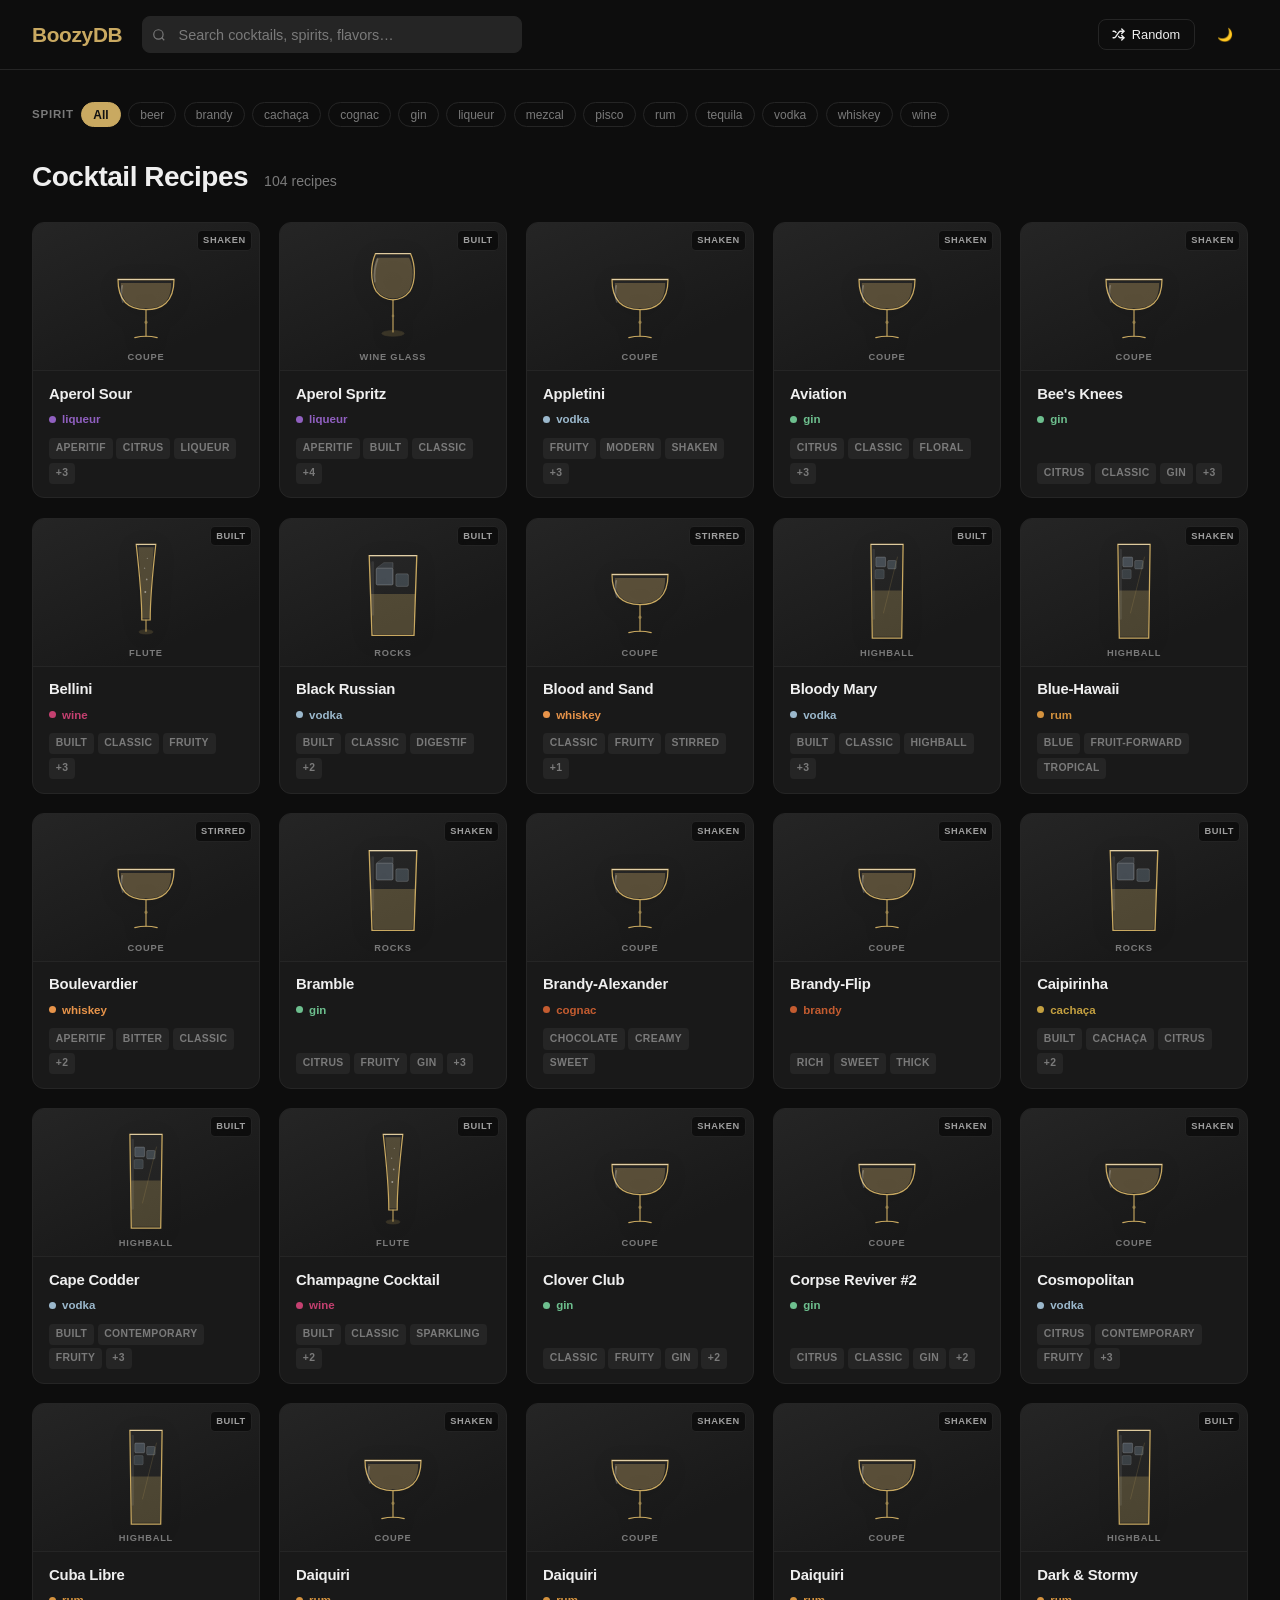
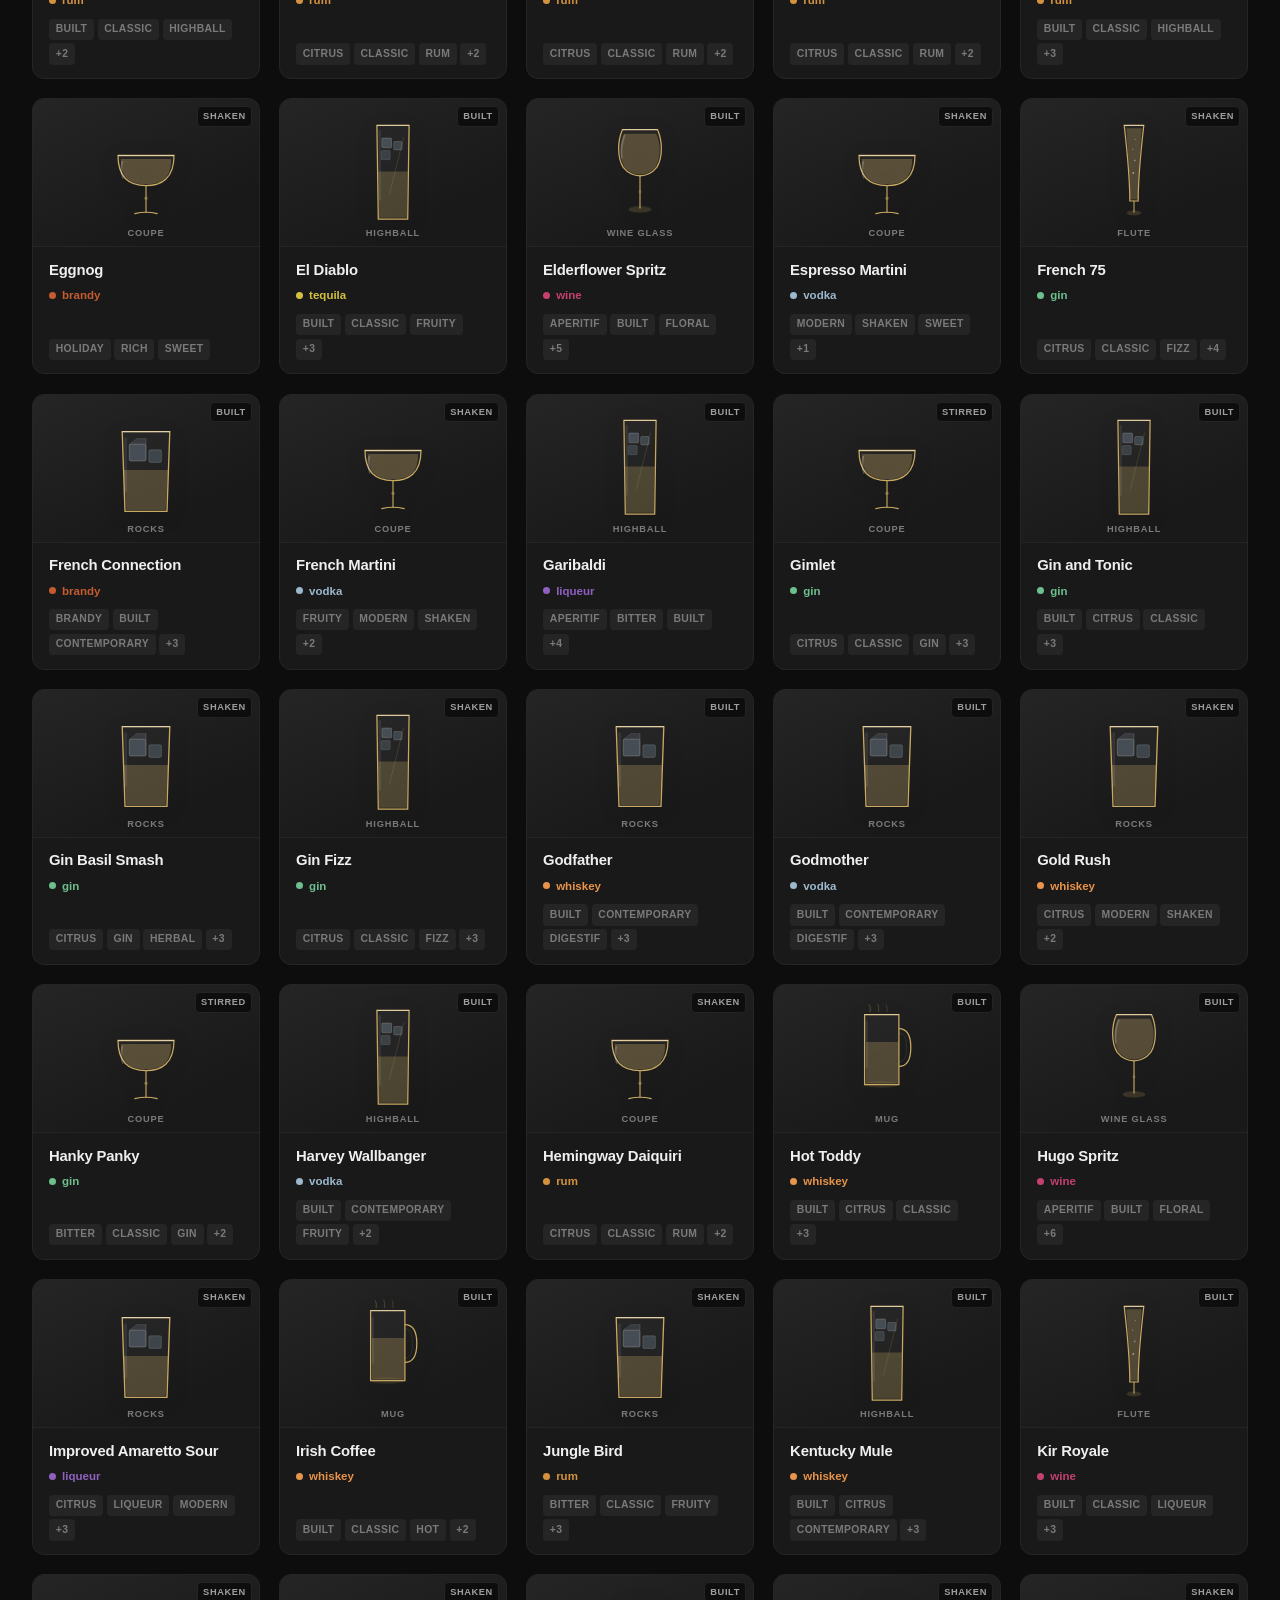
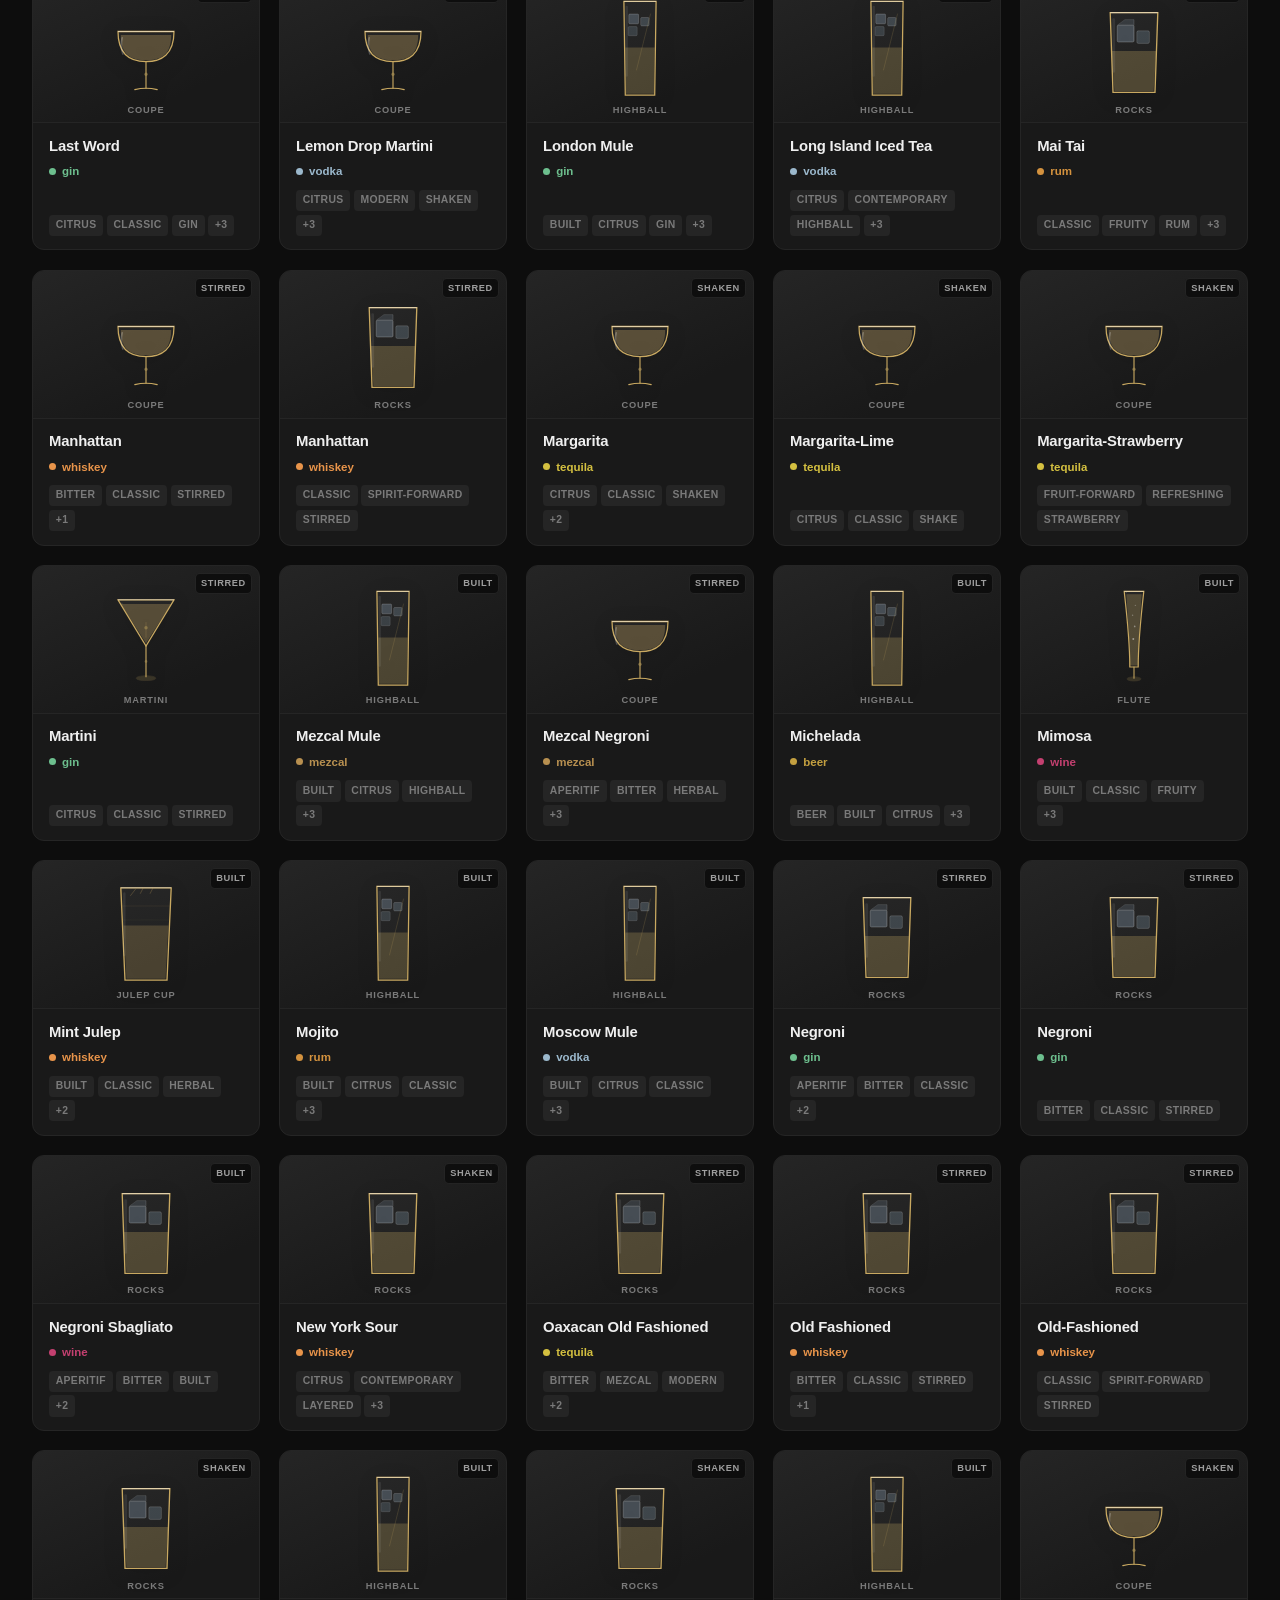
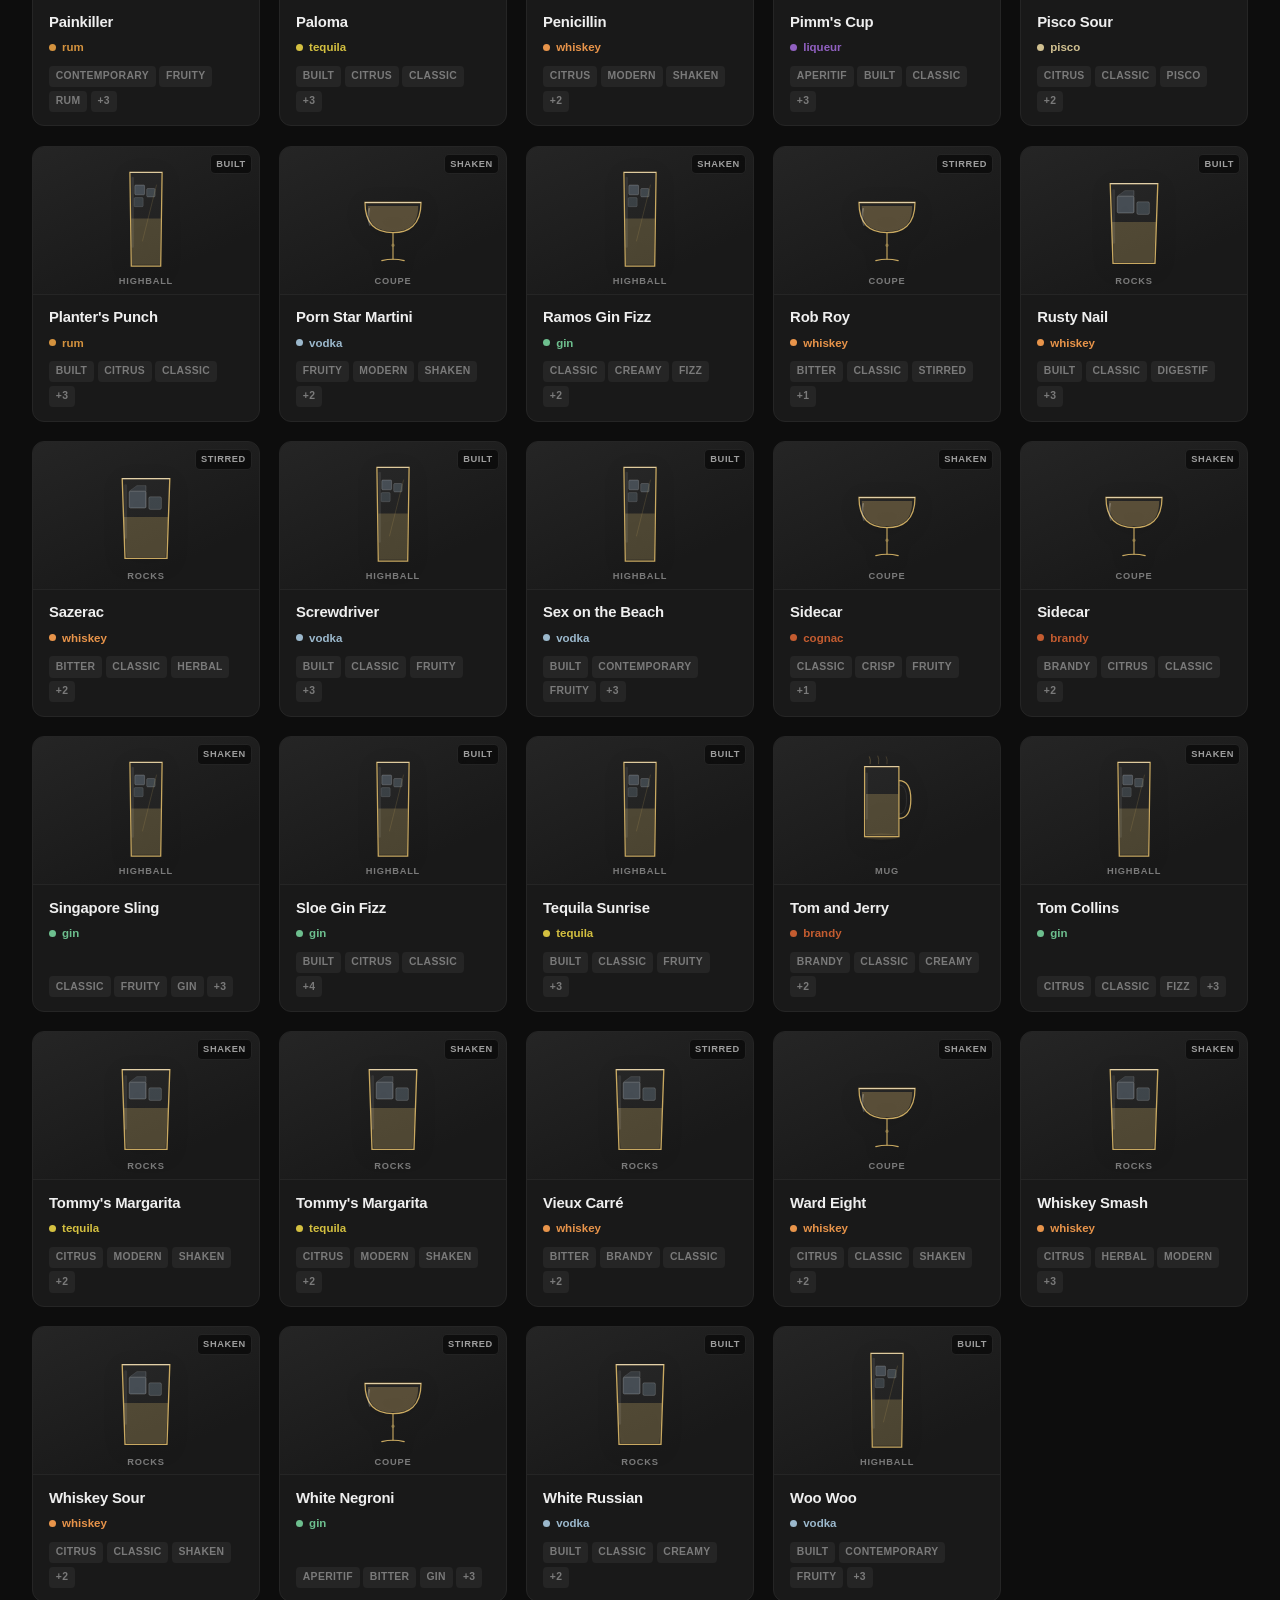
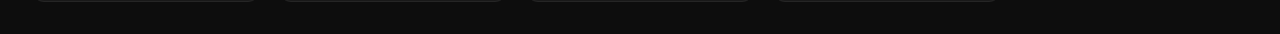
<file: docs/index.html>
<!DOCTYPE html>
<html lang="en" data-theme="dark">
<head>
  <meta charset="UTF-8">
  <meta name="viewport" content="width=device-width, initial-scale=1.0">
  <meta name="description" content="BoozyDB — 100+ classic and modern cocktail recipes. Search by spirit, glass, method, or flavor.">
  <title>BoozyDB — Cocktail Recipes</title>
  <style>
    /* ── Tokens ──────────────────────────────────────────── */
    :root {
      --bg:      #0d0d0d;
      --bg2:     #131313;
      --card:    #191919;
      --border:  #252525;
      --fg:      #efefef;
      --dim:     #7a7a7a;
      --subtle:  #444;
      --accent:  #c9a961;
      --abg:     rgba(201,169,97,.12);
      --r:       12px;
      --rs:      8px;
      --shadow:  0 8px 28px rgba(0,0,0,.35);
    }
    [data-theme="light"] {
      --bg:      #f7f5f2;
      --bg2:     #eceae6;
      --card:    #fff;
      --border:  #dedad4;
      --fg:      #1a1a1a;
      --dim:     #666;
      --subtle:  #b0b0b0;
      --abg:     rgba(201,169,97,.1);
      --shadow:  0 8px 28px rgba(0,0,0,.1);
    }
    /* ── Terminal mode ───────────────────────────────────── */
    .tm {
      --bg:#111010; --bg2:#161514; --card:#1a1918;
      --border:#2e2b28; --fg:#d6c9a8; --dim:#7a7060;
      --subtle:#252220; --accent:#c9a961; --abg:rgba(201,169,97,.1);
    }
    .tm body { font-family:'Courier New',monospace; }
    /* ── Reset ───────────────────────────────────────────── */
    *,*::before,*::after{box-sizing:border-box;margin:0;padding:0}
    html{scroll-behavior:smooth}
    body{
      font-family:-apple-system,BlinkMacSystemFont,"Segoe UI",sans-serif;
      background:var(--bg);color:var(--fg);
      min-height:100dvh;line-height:1.6;
      transition:background .3s,color .3s;
    }
    /* ── Nav ─────────────────────────────────────────────── */
    .nav{
      position:sticky;top:0;z-index:100;
      background:var(--bg);border-bottom:1px solid var(--border);
      backdrop-filter:blur(20px);-webkit-backdrop-filter:blur(20px);
    }
    .nav-inner{
      max-width:1440px;margin:0 auto;padding:1rem 2rem;
      display:flex;align-items:center;gap:1.25rem;
    }
    .brand{
      font-size:1.3rem;font-weight:700;color:var(--accent);
      letter-spacing:-.3px;flex-shrink:0;cursor:pointer;
      border:none;background:none;font-family:inherit;
    }
    .tm .brand::after{content:' $';opacity:.55}
    .nav-search{flex:1;max-width:380px;position:relative}
    .search-ico{position:absolute;left:10px;top:50%;transform:translateY(-50%);color:var(--dim);pointer-events:none}
    #search{
      width:100%;padding:.6rem 1rem .6rem 2.2rem;
      background:var(--border);border:1px solid var(--border);
      border-radius:var(--rs);color:var(--fg);font-size:.9rem;
      font-family:inherit;transition:border-color .2s,box-shadow .2s;
    }
    #search:focus{outline:none;border-color:var(--accent);box-shadow:0 0 0 3px var(--abg)}
    #search::placeholder{color:var(--dim)}
    .nav-right{display:flex;align-items:center;gap:.5rem;margin-left:auto}
    .btn{
      background:none;border:1px solid var(--border);color:var(--fg);
      padding:.45rem .85rem;border-radius:var(--rs);cursor:pointer;
      font-size:.8rem;font-family:inherit;font-weight:500;
      display:flex;align-items:center;gap:.4rem;
      transition:border-color .2s,color .2s,background .2s;white-space:nowrap;
    }
    .btn:hover{border-color:var(--accent);color:var(--accent)}
    .btn-ghost{border-color:transparent}
    .btn-ghost:hover{background:var(--border);border-color:var(--border);color:var(--fg)}
    /* ── Main ────────────────────────────────────────────── */
    .main{max-width:1440px;margin:0 auto;padding:2rem}
    /* ── Filters ─────────────────────────────────────────── */
    .filters{display:flex;align-items:center;gap:.45rem;flex-wrap:wrap;margin-bottom:1.75rem}
    .fl{font-size:.72rem;color:var(--dim);text-transform:uppercase;letter-spacing:.8px;font-weight:600;flex-shrink:0}
    .fbtn{
      background:none;border:1px solid var(--border);color:var(--dim);
      padding:.28rem .7rem;border-radius:20px;cursor:pointer;
      font-size:.75rem;font-family:inherit;font-weight:500;
      transition:all .2s;
    }
    .fbtn:hover{border-color:var(--accent);color:var(--accent)}
    .fbtn.on{background:var(--accent);border-color:var(--accent);color:#111;font-weight:600}
    /* ── Gallery header ──────────────────────────────────── */
    .gh{display:flex;align-items:baseline;gap:1rem;margin-bottom:1.4rem}
    .gh h1{font-size:1.75rem;font-weight:700;letter-spacing:-.5px}
    .cnt{color:var(--dim);font-size:.88rem}
    /* ── Grid ────────────────────────────────────────────── */
    .grid{display:grid;grid-template-columns:repeat(auto-fill,minmax(190px,1fr));gap:1.2rem}
    /* ── Card ────────────────────────────────────────────── */
    .card{
      background:var(--card);border:1px solid var(--border);border-radius:var(--r);
      overflow:hidden;cursor:pointer;display:flex;flex-direction:column;
      transition:border-color .2s,transform .2s,box-shadow .2s;
      color:inherit;text-decoration:none;-webkit-user-select:none;user-select:none;
    }
    .card:hover{border-color:var(--accent);transform:translateY(-3px);box-shadow:var(--shadow)}
    .card:focus-visible{outline:2px solid var(--accent);outline-offset:2px}
    .cg{
      height:148px;display:flex;align-items:center;justify-content:center;
      background:linear-gradient(155deg,var(--border) 0%,transparent 75%);
      border-bottom:1px solid var(--border);padding:1rem;
      position:relative;flex-shrink:0;
    }
    .cg svg{width:auto;height:112px;max-width:78px;color:var(--accent);
      filter:drop-shadow(0 4px 10px rgba(0,0,0,.22));transition:filter .2s}
    .card:hover .cg svg{filter:drop-shadow(0 6px 18px rgba(201,169,97,.28))}
    .mbadge{
      position:absolute;top:7px;right:7px;
      background:rgba(0,0,0,.52);backdrop-filter:blur(4px);
      border:1px solid rgba(255,255,255,.09);border-radius:5px;
      padding:2px 5px;font-size:.58rem;font-weight:700;
      text-transform:uppercase;letter-spacing:.6px;color:rgba(255,255,255,.6);
    }
    [data-theme="light"] .mbadge{background:rgba(255,255,255,.78);border-color:rgba(0,0,0,.07);color:rgba(0,0,0,.5)}
    .glabel{
      position:absolute;bottom:5px;left:50%;transform:translateX(-50%);
      font-size:.58rem;font-weight:600;text-transform:uppercase;
      letter-spacing:.8px;color:var(--dim);white-space:nowrap;
    }
    .cb{padding:.85rem 1rem;display:flex;flex-direction:column;gap:.38rem;flex:1}
    .cname{font-size:.93rem;font-weight:600;letter-spacing:-.2px;line-height:1.3}
    .cspirit{display:flex;align-items:center;gap:.38rem;font-size:.72rem;font-weight:600}
    .sdot{width:7px;height:7px;border-radius:50%;flex-shrink:0}
    .ctags{display:flex;flex-wrap:wrap;gap:.22rem;margin-top:auto;padding-top:.2rem}
    .tag{
      display:inline-block;background:var(--border);color:var(--dim);
      padding:.14rem .42rem;border-radius:4px;font-size:.65rem;
      font-weight:600;text-transform:uppercase;letter-spacing:.35px;
    }
    /* ── Modal ───────────────────────────────────────────── */
    .overlay{
      position:fixed;inset:0;background:rgba(0,0,0,.68);
      backdrop-filter:blur(12px);-webkit-backdrop-filter:blur(12px);
      z-index:200;display:flex;align-items:center;justify-content:center;
      padding:2rem;opacity:0;pointer-events:none;transition:opacity .2s;
    }
    .overlay.open{opacity:1;pointer-events:all}
    .modal{
      background:var(--bg2);border:1px solid var(--border);border-radius:16px;
      max-width:900px;width:100%;max-height:calc(100dvh - 4rem);
      overflow-y:auto;transform:scale(.97) translateY(12px);
      transition:transform .25s cubic-bezier(.2,0,.38,.9);
    }
    .overlay.open .modal{transform:scale(1) translateY(0)}
    .modal::-webkit-scrollbar{width:5px}
    .modal::-webkit-scrollbar-thumb{background:var(--border);border-radius:3px}
    .mhdr{
      display:flex;align-items:flex-start;gap:1.5rem;padding:1.75rem;
      border-bottom:1px solid var(--border);
      position:sticky;top:0;background:var(--bg2);z-index:10;
    }
    .mglass{
      width:88px;height:116px;display:flex;align-items:center;justify-content:center;
      background:linear-gradient(155deg,var(--border) 0%,transparent 100%);
      border-radius:10px;border:1px solid var(--border);flex-shrink:0;
    }
    .mglass svg{width:auto;height:98px;max-width:68px;color:var(--accent);
      filter:drop-shadow(0 4px 16px rgba(0,0,0,.3))}
    .mglass pre{display:none;font-size:.38rem;line-height:1.2;color:var(--accent);
      font-family:monospace;white-space:pre;padding:4px}
    .tm .mglass svg{display:none}
    .tm .mglass pre{display:block}
    .minfo{flex:1;display:flex;flex-direction:column;gap:.7rem;min-width:0}
    .mtitle{font-size:1.6rem;font-weight:700;letter-spacing:-.5px;line-height:1.2}
    .mpills{display:flex;flex-wrap:wrap;gap:.45rem}
    .pill{
      display:inline-flex;align-items:center;gap:.32rem;padding:.28rem .65rem;
      border-radius:20px;font-size:.75rem;font-weight:600;
      background:var(--border);color:var(--dim);
    }
    .pill.sp{border:1px solid;background:var(--abg)}
    .mtags{display:flex;flex-wrap:wrap;gap:.28rem}
    .mclose{
      background:var(--border);border:none;color:var(--fg);
      width:32px;height:32px;border-radius:var(--rs);cursor:pointer;
      font-size:.85rem;display:flex;align-items:center;justify-content:center;
      flex-shrink:0;transition:background .2s;
    }
    .mclose:hover{background:var(--subtle)}
    .mbody{display:grid;grid-template-columns:1fr 1fr}
    .mcol{padding:1.5rem 1.75rem}
    .mcol+.mcol{border-left:1px solid var(--border)}
    .ctitle{font-size:.67rem;font-weight:700;text-transform:uppercase;
      letter-spacing:1.2px;color:var(--dim);margin-bottom:.9rem}
    .irow{display:flex;align-items:baseline;gap:.7rem;padding:.55rem 0;border-bottom:1px solid var(--border)}
    .irow:last-child{border-bottom:none}
    .iamt{color:var(--accent);font-weight:600;font-size:.82rem;min-width:52px;text-align:right;flex-shrink:0}
    .iname{color:var(--fg);font-size:.86rem}
    .srow{display:flex;gap:.8rem;padding:.6rem 0;border-bottom:1px solid var(--border);align-items:flex-start}
    .srow:last-child{border-bottom:none}
    .snum{
      width:21px;height:21px;border-radius:50%;background:var(--accent);color:#111;
      display:flex;align-items:center;justify-content:center;
      font-size:.66rem;font-weight:700;flex-shrink:0;
    }
    .stxt{font-size:.86rem;line-height:1.65;color:var(--fg)}
    .msrc{margin:0 1.75rem 1.75rem;padding:.8rem 1rem;background:var(--border);
      border-radius:var(--rs);border-left:3px solid var(--accent);
      font-size:.82rem;color:var(--dim)}
    /* ── Terminal table ──────────────────────────────────── */
    .ttable-wrap{display:none}
    .tm .grid{display:none}
    .tm .ttable-wrap{display:block}
    .ttable{width:100%;border-collapse:collapse;font-size:.8rem}
    .ttable th{color:var(--accent);text-align:left;padding:.28rem 1.5rem .28rem 0;
      border-bottom:1px solid var(--border);font-size:.68rem;text-transform:uppercase;letter-spacing:.8px}
    .ttable td{padding:.32rem 1.5rem .32rem 0;border-bottom:1px solid var(--border);color:var(--fg)}
    .ttable tr:hover td{background:var(--border);cursor:pointer}
    .ttable td:first-child{color:var(--accent);font-weight:600}
    .tprompt{margin-top:1rem;color:var(--accent);font-size:.85rem}
    .cur{display:inline-block;width:8px;height:13px;background:var(--accent);
      vertical-align:middle;animation:blink 1s step-end infinite}
    @keyframes blink{50%{opacity:0}}
    /* ── Toast ───────────────────────────────────────────── */
    .toast{
      position:fixed;bottom:2rem;left:50%;transform:translateX(-50%) translateY(12px);
      background:var(--fg);color:var(--bg);padding:.6rem 1.2rem;border-radius:8px;
      font-size:.8rem;font-weight:600;opacity:0;transition:opacity .2s,transform .2s;
      pointer-events:none;z-index:999;white-space:nowrap;
    }
    .toast.show{opacity:1;transform:translateX(-50%) translateY(0)}
    /* ── Empty ───────────────────────────────────────────── */
    .empty{grid-column:1/-1;text-align:center;padding:5rem 2rem;color:var(--dim);font-size:.95rem}
    /* ── Responsive ──────────────────────────────────────── */
    @media(max-width:860px){
      .mbody{grid-template-columns:1fr}
      .mcol+.mcol{border-left:none;border-top:1px solid var(--border)}
    }
    @media(max-width:680px){
      .nav-inner{flex-wrap:wrap;padding:.75rem 1rem}
      .nav-search{order:3;max-width:100%;flex:0 0 100%}
      .main{padding:1rem}
      .grid{grid-template-columns:repeat(auto-fill,minmax(152px,1fr));gap:.75rem}
      .cg{height:130px}
      .cg svg{height:98px}
      .overlay{padding:0;align-items:flex-end}
      .modal{border-radius:16px 16px 0 0;max-height:91dvh}
      .mhdr{padding:1.2rem;gap:1rem}
      .mglass{width:70px;height:94px}
      .mglass svg{height:78px}
      .mtitle{font-size:1.3rem}
      .mcol{padding:1.2rem}
    }
    @media(max-width:400px){.grid{grid-template-columns:repeat(2,1fr)}}
  </style>
</head>
<body>

<nav class="nav">
  <div class="nav-inner">
    <button class="brand" id="brand">BoozyDB</button>
    <div class="nav-search">
      <svg class="search-ico" width="14" height="14" viewBox="0 0 24 24" fill="none" stroke="currentColor" stroke-width="2"><circle cx="11" cy="11" r="8"/><path d="m21 21-4.35-4.35"/></svg>
      <input type="search" id="search" placeholder="Search cocktails, spirits, flavors…" autocomplete="off" spellcheck="false">
    </div>
    <div class="nav-right">
      <button class="btn" id="rnd-btn" title="Pick a random recipe">
        <svg width="13" height="13" viewBox="0 0 24 24" fill="none" stroke="currentColor" stroke-width="2.5" stroke-linecap="round" stroke-linejoin="round"><path d="M2 18h1.4c1.3 0 2.5-.6 3.3-1.7l6.1-8.6c.7-1.1 2-1.7 3.3-1.7H22"/><path d="m18 2 4 4-4 4"/><path d="M2 6h1.9c1.5 0 2.9.9 3.5 2.2"/><path d="M22 18h-5.9c-1.3 0-2.6-.7-3.3-1.7l-.5-.8"/><path d="m18 14 4 4-4 4"/></svg>
        Random
      </button>
      <button class="btn btn-ghost" id="theme-btn" aria-label="Toggle theme">🌙</button>
    </div>
  </div>
</nav>

<main class="main">
  <div class="filters" id="filters"></div>
  <div class="gh">
    <h1>Cocktail Recipes</h1>
    <span class="cnt" id="cnt"></span>
  </div>
  <div class="grid" id="grid"></div>
  <!-- Terminal mode table -->
  <div class="ttable-wrap" id="ttable-wrap">
    <div id="twelcome" style="margin-bottom:1rem;font-size:.82rem;opacity:.7"></div>
    <table class="ttable" id="ttable">
      <thead><tr><th>NAME</th><th>SPIRIT</th><th>GLASS</th><th>METHOD</th><th>TAGS</th></tr></thead>
      <tbody id="ttbody"></tbody>
    </table>
    <div class="tprompt">&gt; <span class="cur"></span></div>
  </div>
</main>

<!-- Recipe modal -->
<div class="overlay" id="overlay" role="dialog" aria-modal="true" aria-labelledby="mtitle">
  <div class="modal" id="modal">
    <div class="mhdr">
      <div class="mglass" id="mglass"></div>
      <div class="minfo" id="minfo"></div>
      <button class="mclose" id="mclose" aria-label="Close">✕</button>
    </div>
    <div class="mbody">
      <div class="mcol">
        <div class="ctitle">Ingredients</div>
        <div id="mings"></div>
      </div>
      <div class="mcol">
        <div class="ctitle">Instructions</div>
        <div id="msteps"></div>
      </div>
    </div>
    <div id="msrc"></div>
  </div>
</div>

<div class="toast" id="toast"></div>

<script>
/* ── Glass SVGs ──────────────────────────────────────────────────── */
const G = {
  coupe:`<svg viewBox="0 0 100 160" xmlns="http://www.w3.org/2000/svg">
  <path d="M 14 60 C 14 90 30 96 50 96 C 70 96 86 90 86 60 Z" fill="rgba(201,169,97,.32)"/>
  <path d="M 10 55 C 10 88 28 98 50 98 C 72 98 90 88 90 55 Z" fill="rgba(255,255,255,.03)" stroke="currentColor" stroke-width="1.8"/>
  <line x1="10" y1="55" x2="90" y2="55" stroke="rgba(255,255,255,.45)" stroke-width="1.4"/>
  <path d="M 16 64 Q 13 76 17 87" stroke="rgba(255,255,255,.22)" stroke-width="2.5" fill="none" stroke-linecap="round"/>
  <line x1="50" y1="98" x2="50" y2="136" stroke="currentColor" stroke-width="1.6" stroke-linecap="round"/>
  <circle cx="50" cy="116" r="2.5" fill="currentColor" opacity=".4"/>
  <path d="M 34 138 Q 50 134 66 138" fill="none" stroke="currentColor" stroke-width="1.6" stroke-linecap="round"/>
</svg>`,

  rocks:`<svg viewBox="0 0 100 160" xmlns="http://www.w3.org/2000/svg">
  <path d="M 18 83 L 82 83 L 78 140 L 22 140 Z" fill="rgba(201,169,97,.28)"/>
  <path d="M 16 28 L 84 28 L 80 142 L 20 142 Z" fill="rgba(255,255,255,.03)" stroke="currentColor" stroke-width="1.9"/>
  <line x1="16" y1="28" x2="84" y2="28" stroke="rgba(255,255,255,.45)" stroke-width="1.5"/>
  <rect x="26" y="46" width="24" height="24" rx="2" fill="rgba(190,225,255,.22)" stroke="rgba(255,255,255,.32)" stroke-width=".9"/>
  <path d="M 26 46 L 37 38 L 50 38 L 50 46" fill="rgba(190,225,255,.12)" stroke="rgba(255,255,255,.18)" stroke-width=".7"/>
  <line x1="50" y1="38" x2="50" y2="70" stroke="rgba(255,255,255,.12)" stroke-width=".7"/>
  <rect x="54" y="54" width="18" height="18" rx="2" fill="rgba(190,225,255,.18)" stroke="rgba(255,255,255,.25)" stroke-width=".8"/>
  <path d="M 21 38 L 21 112" stroke="rgba(255,255,255,.08)" stroke-width="4" stroke-linecap="round"/>
</svg>`,

  martini:`<svg viewBox="0 0 100 160" xmlns="http://www.w3.org/2000/svg">
  <path d="M 14 30 L 86 30 L 50 86 Z" fill="rgba(201,169,97,.3)"/>
  <path d="M 10 24 L 90 24 L 50 90 Z" fill="rgba(255,255,255,.03)" stroke="currentColor" stroke-width="1.8"/>
  <line x1="10" y1="24" x2="90" y2="24" stroke="rgba(255,255,255,.45)" stroke-width="1.5"/>
  <path d="M 14 30 Q 15 28 17 30" fill="none" stroke="rgba(255,255,255,.2)" stroke-width=".8"/>
  <line x1="50" y1="90" x2="50" y2="134" stroke="currentColor" stroke-width="1.6" stroke-linecap="round"/>
  <circle cx="50" cy="112" r="2" fill="currentColor" opacity=".35"/>
  <ellipse cx="50" cy="136" rx="14" ry="3.5" fill="currentColor" opacity=".18" stroke="currentColor" stroke-width="1"/>
  <circle cx="50" cy="64" r="2.5" fill="currentColor" opacity=".4"/>
  <line x1="50" y1="56" x2="50" y2="78" stroke="currentColor" stroke-width="1" opacity=".3"/>
</svg>`,

  highball:`<svg viewBox="0 0 100 160" xmlns="http://www.w3.org/2000/svg">
  <path d="M 29 78 L 71 78 L 70 144 L 30 144 Z" fill="rgba(201,169,97,.26)"/>
  <path d="M 27 12 L 73 12 L 71 146 L 29 146 Z" fill="rgba(255,255,255,.03)" stroke="currentColor" stroke-width="1.8"/>
  <line x1="27" y1="12" x2="73" y2="12" stroke="rgba(255,255,255,.45)" stroke-width="1.4"/>
  <rect x="34" y="30" width="14" height="14" rx="1.5" fill="rgba(190,225,255,.22)" stroke="rgba(255,255,255,.3)" stroke-width=".8"/>
  <rect x="51" y="35" width="12" height="12" rx="1.5" fill="rgba(190,225,255,.18)" stroke="rgba(255,255,255,.25)" stroke-width=".8"/>
  <rect x="33" y="48" width="13" height="13" rx="1.5" fill="rgba(190,225,255,.15)" stroke="rgba(255,255,255,.22)" stroke-width=".7"/>
  <path d="M 31 20 L 31 118" stroke="rgba(255,255,255,.08)" stroke-width="3.5" stroke-linecap="round"/>
  <line x1="45" y1="110" x2="65" y2="30" stroke="currentColor" stroke-width="1" opacity=".25" stroke-linecap="round"/>
</svg>`,

  flute:`<svg viewBox="0 0 100 160" xmlns="http://www.w3.org/2000/svg">
  <path d="M 39 16 Q 44 85 44 118 L 56 118 Q 56 85 61 16 Z" fill="rgba(201,169,97,.28)"/>
  <path d="M 36 12 Q 44 82 44 120 L 56 120 Q 56 82 64 12 Z" fill="rgba(255,255,255,.03)" stroke="currentColor" stroke-width="1.7"/>
  <line x1="36" y1="12" x2="64" y2="12" stroke="rgba(255,255,255,.45)" stroke-width="1.4"/>
  <path d="M 38 14 Q 39 13 40 14" fill="none" stroke="rgba(255,255,255,.25)" stroke-width=".8"/>
  <line x1="50" y1="120" x2="50" y2="136" stroke="currentColor" stroke-width="1.5" stroke-linecap="round"/>
  <ellipse cx="50" cy="137" rx="10" ry="3" fill="currentColor" opacity=".18" stroke="currentColor" stroke-width="1"/>
  <circle cx="49" cy="80" r="1.4" fill="rgba(255,255,255,.45)"/>
  <circle cx="51" cy="62" r="1.2" fill="rgba(255,255,255,.38)"/>
  <circle cx="48" cy="46" r="1" fill="rgba(255,255,255,.3)"/>
  <circle cx="52" cy="32" r="1" fill="rgba(255,255,255,.25)"/>
</svg>`,

  "wine glass":`<svg viewBox="0 0 100 160" xmlns="http://www.w3.org/2000/svg">
  <path d="M 27 24 C 20 38 20 58 28 72 Q 38 82 50 82 Q 62 82 72 72 C 80 58 80 38 73 24 Z" fill="rgba(201,169,97,.3)"/>
  <path d="M 25 18 C 18 34 17 57 26 72 Q 36 84 50 84 Q 64 84 74 72 C 83 57 82 34 75 18 Z" fill="rgba(255,255,255,.03)" stroke="currentColor" stroke-width="1.8"/>
  <line x1="25" y1="18" x2="75" y2="18" stroke="rgba(255,255,255,.45)" stroke-width="1.4"/>
  <path d="M 28 26 Q 22 42 24 58" stroke="rgba(255,255,255,.2)" stroke-width="2.5" fill="none" stroke-linecap="round"/>
  <line x1="50" y1="84" x2="50" y2="130" stroke="currentColor" stroke-width="1.6" stroke-linecap="round"/>
  <circle cx="50" cy="107" r="2" fill="currentColor" opacity=".35"/>
  <ellipse cx="50" cy="132" rx="16" ry="4" fill="currentColor" opacity=".18" stroke="currentColor" stroke-width="1"/>
</svg>`,

  mug:`<svg viewBox="0 0 100 160" xmlns="http://www.w3.org/2000/svg">
  <path d="M 22 55 Q 22 18 22 18 L 67 18 L 67 55 Z" fill="none"/>
  <path d="M 26 14 Q 27 8 25 4" fill="none" stroke="currentColor" stroke-width="1.3" opacity=".35" stroke-linecap="round"/>
  <path d="M 38 14 Q 39 7 37 3" fill="none" stroke="currentColor" stroke-width="1.3" opacity=".28" stroke-linecap="round"/>
  <path d="M 50 14 Q 51 8 49 4" fill="none" stroke="currentColor" stroke-width="1.3" opacity=".22" stroke-linecap="round"/>
  <path d="M 20 57 L 66 57 L 66 116 L 20 116 Z" fill="rgba(201,169,97,.28)"/>
  <path d="M 18 18 L 67 18 L 67 118 L 18 118 Z" fill="rgba(255,255,255,.03)" stroke="currentColor" stroke-width="1.8"/>
  <line x1="18" y1="18" x2="67" y2="18" stroke="rgba(255,255,255,.45)" stroke-width="1.4"/>
  <path d="M 67 38 Q 84 38 84 65 Q 84 92 67 92" fill="none" stroke="currentColor" stroke-width="1.8"/>
  <path d="M 67 44 Q 78 44 78 65 Q 78 86 67 86" fill="none" stroke="rgba(255,255,255,.15)" stroke-width=".8"/>
  <ellipse cx="42" cy="118" rx="25" ry="4" fill="currentColor" opacity=".15" stroke="currentColor" stroke-width=".8"/>
  <path d="M 21 28 L 21 92" stroke="rgba(255,255,255,.08)" stroke-width="3.5" stroke-linecap="round"/>
</svg>`,

  "julep cup":`<svg viewBox="0 0 100 160" xmlns="http://www.w3.org/2000/svg">
  <path d="M 18 68 L 82 68 L 78 144 L 22 144 Z" fill="rgba(201,169,97,.24)"/>
  <path d="M 14 14 L 86 14 L 80 146 L 20 146 Z" fill="rgba(255,255,255,.03)" stroke="currentColor" stroke-width="1.9"/>
  <line x1="14" y1="14" x2="86" y2="14" stroke="rgba(255,255,255,.45)" stroke-width="1.5"/>
  <line x1="16" y1="40" x2="84" y2="40" stroke="currentColor" stroke-width=".6" opacity=".2"/>
  <line x1="17" y1="60" x2="83" y2="60" stroke="currentColor" stroke-width=".5" opacity=".15"/>
  <path d="M 28 25 L 35 16 M 42 22 L 46 14 M 56 22 L 60 14" fill="none" stroke="currentColor" stroke-width="1.2" opacity=".3" stroke-linecap="round"/>
  <path d="M 19 22 L 19 110" stroke="rgba(255,255,255,.08)" stroke-width="3.5" stroke-linecap="round"/>
</svg>`,
};
const GFALL = G.rocks;

/* ── ASCII glass art (terminal mode) ─────────────────────────────── */
const GASCII = {
  coupe:"  X---------X\n  |         |\n  |         |\n   \\       /\n    \\     /\n     \\   /\n      | |\n      | |\n      | |\n   X-----X",
  rocks:"X-----------X\n|           |\n|           |\n|           |\n|           |\n|           |\n|           |\n|           |\nXX         XX\nXXXXXXXXXXXXX",
  martini:"  X-------X\n   \\     /\n    \\   /\n     \\ /\n      |\n      |\n      |\n      |\n      |\n   X-----X",
  highball:"  X-------X\n  |       |\n  |       |\n  |       |\n  |       |\n  |       |\n  |       |\n  |       |\n  |       |\n  X-------X",
  flute:"   X-----X\n   |     |\n    \\   /\n     | |\n     | |\n     | |\n     | |\n     | |\n     | |\n   X-----X",
  "wine glass":"   X-----X\n   |     |\n    \\   /\n     \\ /\n      |\n      |\n      |\n      |\n      |\n   X-----X",
  mug:"  X-------X\n  |       |-X\n  |       | |\n  |       | |\n  |       |-X\n  |       |\n  |       |\n  X-------X",
  "julep cup":"  X---------X\n  |         |\n  |         |\n  |         |\n  |         |\n  |         |\n  |         |\n  X---------X",
};
const GAFALLBACK = "   _______\n  |       |\n  |       |\n  |       |\n  |_______|";

/* ── Spirit colors ───────────────────────────────────────────────── */
const SC = {
  whiskey:'#e8944a',bourbon:'#e8944a',rye:'#d4823e',scotch:'#c9783a',
  gin:'#6dbf8e',vodka:'#9bb8cc',rum:'#d4923e',tequila:'#d4c040',
  mezcal:'#b89050',brandy:'#c45c30',cognac:'#c45c30',
  wine:'#c44070',champagne:'#d4c060',prosecco:'#d4c060',
  beer:'#c4a040',aperol:'#e87030',campari:'#e84040',
  vermouth:'#88b460',amaro:'#8a6040',liqueur:'#9060c0',
  absinthe:'#60b040',pisco:'#d0c090','cachaça':'#c4a040',
};
function sc(spirit){ return SC[(spirit||'').toLowerCase()]||'#c9a961'; }

/* ── Helpers ─────────────────────────────────────────────────────── */
const ALIASES={tall:'highball','martini glass':'martini','irish coffee glass':'mug'};
function ng(g){ const s=(g||'').trim().toLowerCase(); return ALIASES[s]||s; }
function gsv(g){ return G[ng(g)]||GFALL; }
function gasc(g){ return GASCII[ng(g)]||GAFALLBACK; }
function esc(s){ return String(s||'').replace(/&/g,'&amp;').replace(/</g,'&lt;').replace(/>/g,'&gt;').replace(/"/g,'&quot;'); }

function method(r){
  const tags=r.tags||[];
  const inst=(r.instructions||[]).join(' ').toLowerCase();
  for(const m of ['stirred','shaken','built','blended','rolled','thrown'])
    if(tags.includes(m)) return m;
  if(inst.includes('stir')) return 'stirred';
  if(inst.includes('shake')) return 'shaken';
  if(inst.includes('blend')) return 'blended';
  return null;
}

/* ── App state ───────────────────────────────────────────────────── */
let ALL=[], spirit='', q='', terminal=false;

/* ── Render grid ─────────────────────────────────────────────────── */
function filtered(){
  const sq=q.toLowerCase();
  return ALL.filter(r=>{
    if(spirit && r.spirit!==spirit) return false;
    if(sq && !r.name.toLowerCase().includes(sq)
          && !(r.spirit||'').toLowerCase().includes(sq)
          && !(r.tags||[]).some(t=>t.includes(sq))
          && !(r.glass||'').toLowerCase().includes(sq)) return false;
    return true;
  }).sort((a,b)=>a.name.localeCompare(b.name));
}

function renderGrid(){
  const list=filtered();
  const total=ALL.length;
  document.getElementById('cnt').textContent=
    list.length===total?`${total} recipes`:`${list.length} of ${total}`;

  if(terminal){ renderTerminal(list); return; }

  if(!list.length){
    document.getElementById('grid').innerHTML='<div class="empty">No recipes match your search.</div>';
    return;
  }
  document.getElementById('grid').innerHTML=list.map(r=>{
    const m=method(r), c=sc(r.spirit), tags=(r.tags||[]).slice(0,3);
    const more=(r.tags||[]).length-tags.length;
    const gname=ng(r.glass||'');
    return `<div class="card" data-id="${r.id}" tabindex="0" role="button" aria-label="${esc(r.name)}">
      <div class="cg">
        ${m?`<span class="mbadge">${m}</span>`:''}
        ${gsv(r.glass)}
        ${gname?`<span class="glabel">${gname}</span>`:''}
      </div>
      <div class="cb">
        <div class="cname">${esc(r.name)}</div>
        ${r.spirit?`<div class="cspirit"><span class="sdot" style="background:${c}"></span><span style="color:${c}">${esc(r.spirit)}</span></div>`:''}
        ${tags.length?`<div class="ctags">${tags.map(t=>`<span class="tag">${esc(t)}</span>`).join('')}${more>0?`<span class="tag">+${more}</span>`:''}</div>`:''}
      </div>
    </div>`;
  }).join('');
}

/* ── Render terminal ─────────────────────────────────────────────── */
function renderTerminal(list){
  document.getElementById('twelcome').innerHTML=
    `BoozyDB v2.0.0 — cocktail recipe catalog<br>` +
    `Press <kbd style="background:var(--border);padding:1px 5px;border-radius:3px">\`</kbd> to exit terminal mode.<br>` +
    `<span style="opacity:.6">&gt; list${spirit?' --spirit '+spirit:''}${q?' --search "'+q+'"':''} (${list.length} results)</span>`;
  document.getElementById('ttbody').innerHTML=list.map(r=>
    `<tr data-id="${r.id}">
      <td>${esc(r.name)}</td>
      <td>${esc(r.spirit||'-')}</td>
      <td>${esc(ng(r.glass||''))}</td>
      <td>${esc(method(r)||'-')}</td>
      <td>${esc((r.tags||[]).slice(0,3).join(', '))}</td>
    </tr>`
  ).join('');
}

/* ── Render detail (modal) ───────────────────────────────────────── */
function renderDetail(r){
  const m=method(r), c=sc(r.spirit), g=ng(r.glass||'');
  const date=r.created_at?new Date(r.created_at).toLocaleDateString('en-US',{year:'numeric',month:'short',day:'numeric'}):'';

  document.getElementById('mglass').innerHTML=
    gsv(r.glass)+
    `<pre aria-hidden="true">${esc(gasc(r.glass))}</pre>`;

  document.getElementById('minfo').innerHTML=`
    <div class="mtitle" id="mtitle">${esc(r.name)}</div>
    <div class="mpills">
      ${r.spirit?`<span class="pill sp" style="color:${c};border-color:${c}40;background:${c}18">
        <span style="width:7px;height:7px;border-radius:50%;background:${c};display:inline-block;flex-shrink:0"></span>
        ${esc(r.spirit)}
      </span>`:''}
      ${m?`<span class="pill">${m}</span>`:''}
      ${g?`<span class="pill">${g}</span>`:''}
      ${date?`<span class="pill">${date}</span>`:''}
    </div>
    ${(r.tags||[]).length?`<div class="mtags">${(r.tags||[]).map(t=>`<span class="tag">${esc(t)}</span>`).join('')}</div>`:''}
  `;

  document.getElementById('mings').innerHTML=
    (r.ingredients||[]).map(i=>
      `<div class="irow">
        <span class="iamt">${esc((i.amount+' '+i.unit).trim()||'—')}</span>
        <span class="iname">${esc(i.item)}</span>
      </div>`
    ).join('')||'<p style="color:var(--dim);font-size:.85rem">No ingredients listed.</p>';

  document.getElementById('msteps').innerHTML=
    (r.instructions||[]).map((s,i)=>
      `<div class="srow">
        <span class="snum">${i+1}</span>
        <span class="stxt">${esc(s)}</span>
      </div>`
    ).join('')||'<p style="color:var(--dim);font-size:.85rem">No instructions listed.</p>';

  document.getElementById('msrc').innerHTML=r.source
    ?`<div class="msrc"><strong>Source:</strong> ${esc(r.source)}</div>`:'';
}

/* ── Modal open/close ────────────────────────────────────────────── */
function openModal(id){
  const r=ALL.find(x=>x.id===id);
  if(!r) return;
  renderDetail(r);
  document.getElementById('overlay').classList.add('open');
  document.body.style.overflow='hidden';
  history.replaceState(null,'','#/recipe/'+id);
}
function closeModal(){
  document.getElementById('overlay').classList.remove('open');
  document.body.style.overflow='';
  history.replaceState(null,'','#/');
}

/* ── Terminal toggle ─────────────────────────────────────────────── */
function toggleTerminal(){
  terminal=!terminal;
  document.documentElement.classList.toggle('tm', terminal);
  showToast(terminal?'Terminal mode — press ` to exit':'Welcome back 🍹');
  renderGrid();
}

/* ── Toast ───────────────────────────────────────────────────────── */
let toastTimer;
function showToast(msg){
  const el=document.getElementById('toast');
  el.textContent=msg;
  el.classList.add('show');
  clearTimeout(toastTimer);
  toastTimer=setTimeout(()=>el.classList.remove('show'),2400);
}

/* ── Spirit filter buttons ───────────────────────────────────────── */
function buildFilters(){
  const spirits=[...new Set(ALL.map(r=>r.spirit).filter(Boolean))].sort();
  document.getElementById('filters').innerHTML=
    `<span class="fl">Spirit</span>
     <button class="fbtn on" data-s="">All</button>
     ${spirits.map(s=>`<button class="fbtn" data-s="${esc(s)}">${esc(s)}</button>`).join('')}`;
}

/* ── Routing ─────────────────────────────────────────────────────── */
function handleRoute(){
  const h=location.hash;
  if(h.startsWith('#/recipe/')){
    const id=h.slice(9);
    if(ALL.length) openModal(id);
    else pendingId=id;
  }
}
let pendingId=null;

/* ── Init ────────────────────────────────────────────────────────── */
async function init(){
  try{
    const res=await fetch('recipes.json');
    if(!res.ok) throw new Error(res.status);
    ALL=await res.json();
  } catch(e){
    document.getElementById('grid').innerHTML=
      '<div class="empty">Could not load recipes.json.<br>Run <code>python build.py</code> first.</div>';
    return;
  }
  buildFilters();
  renderGrid();
  if(pendingId){ openModal(pendingId); pendingId=null; }
}

/* ── Events ──────────────────────────────────────────────────────── */
// Card click (grid + terminal table)
document.addEventListener('click',e=>{
  const card=e.target.closest('.card,[data-id]');
  if(card && document.getElementById('grid').contains(card)) openModal(card.dataset.id);
  const row=e.target.closest('#ttbody tr');
  if(row) openModal(row.dataset.id);
});
document.addEventListener('keydown',e=>{
  if(e.key==='Enter'||e.key===' '){
    const c=e.target.closest('.card');
    if(c){e.preventDefault();openModal(c.dataset.id);}
  }
  if(e.key==='Escape') closeModal();
  if(e.key==='`'&&!e.ctrlKey&&!e.metaKey&&e.target.tagName!=='INPUT') toggleTerminal();
});

document.getElementById('mclose').addEventListener('click',closeModal);
document.getElementById('overlay').addEventListener('click',e=>{
  if(e.target===document.getElementById('overlay')) closeModal();
});

document.getElementById('search').addEventListener('input',e=>{
  q=e.target.value;
  renderGrid();
});

document.getElementById('filters').addEventListener('click',e=>{
  const b=e.target.closest('.fbtn');
  if(!b) return;
  document.querySelectorAll('.fbtn').forEach(x=>x.classList.remove('on'));
  b.classList.add('on');
  spirit=b.dataset.s;
  renderGrid();
});

document.getElementById('rnd-btn').addEventListener('click',()=>{
  const list=filtered();
  if(list.length) openModal(list[Math.floor(Math.random()*list.length)].id);
});

document.getElementById('brand').addEventListener('click',()=>{
  closeModal();
  document.getElementById('search').value='';
  q='';spirit='';
  document.querySelectorAll('.fbtn').forEach(x=>x.classList.remove('on'));
  document.querySelector('.fbtn[data-s=""]')?.classList.add('on');
  renderGrid();
});

// Theme
const saved=localStorage.getItem('bdb-theme')||'dark';
document.documentElement.setAttribute('data-theme',saved);
document.getElementById('theme-btn').textContent=saved==='dark'?'🌙':'☀️';
document.getElementById('theme-btn').addEventListener('click',()=>{
  const cur=document.documentElement.getAttribute('data-theme');
  const nxt=cur==='dark'?'light':'dark';
  document.documentElement.setAttribute('data-theme',nxt);
  document.getElementById('theme-btn').textContent=nxt==='dark'?'🌙':'☀️';
  localStorage.setItem('bdb-theme',nxt);
});

window.addEventListener('hashchange',handleRoute);
handleRoute();
init();
</script>
</body>
</html>
</file>
